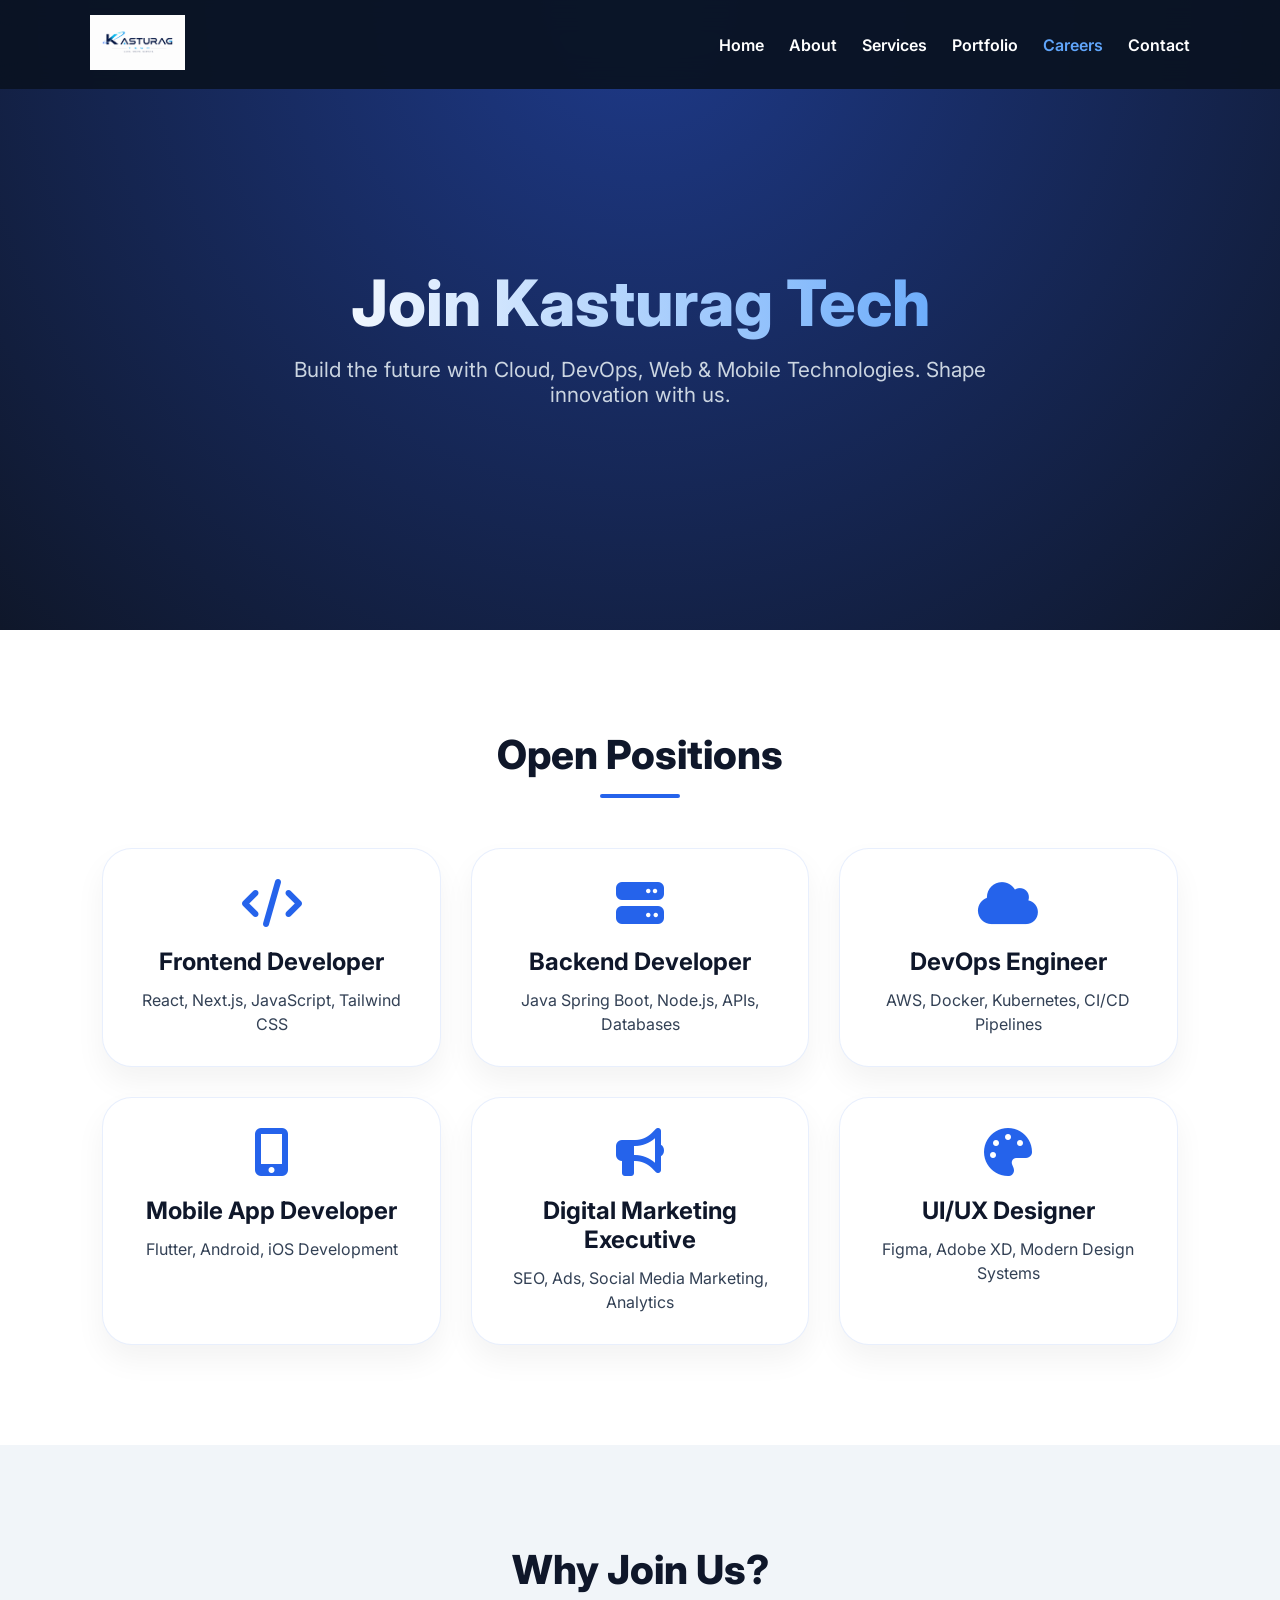
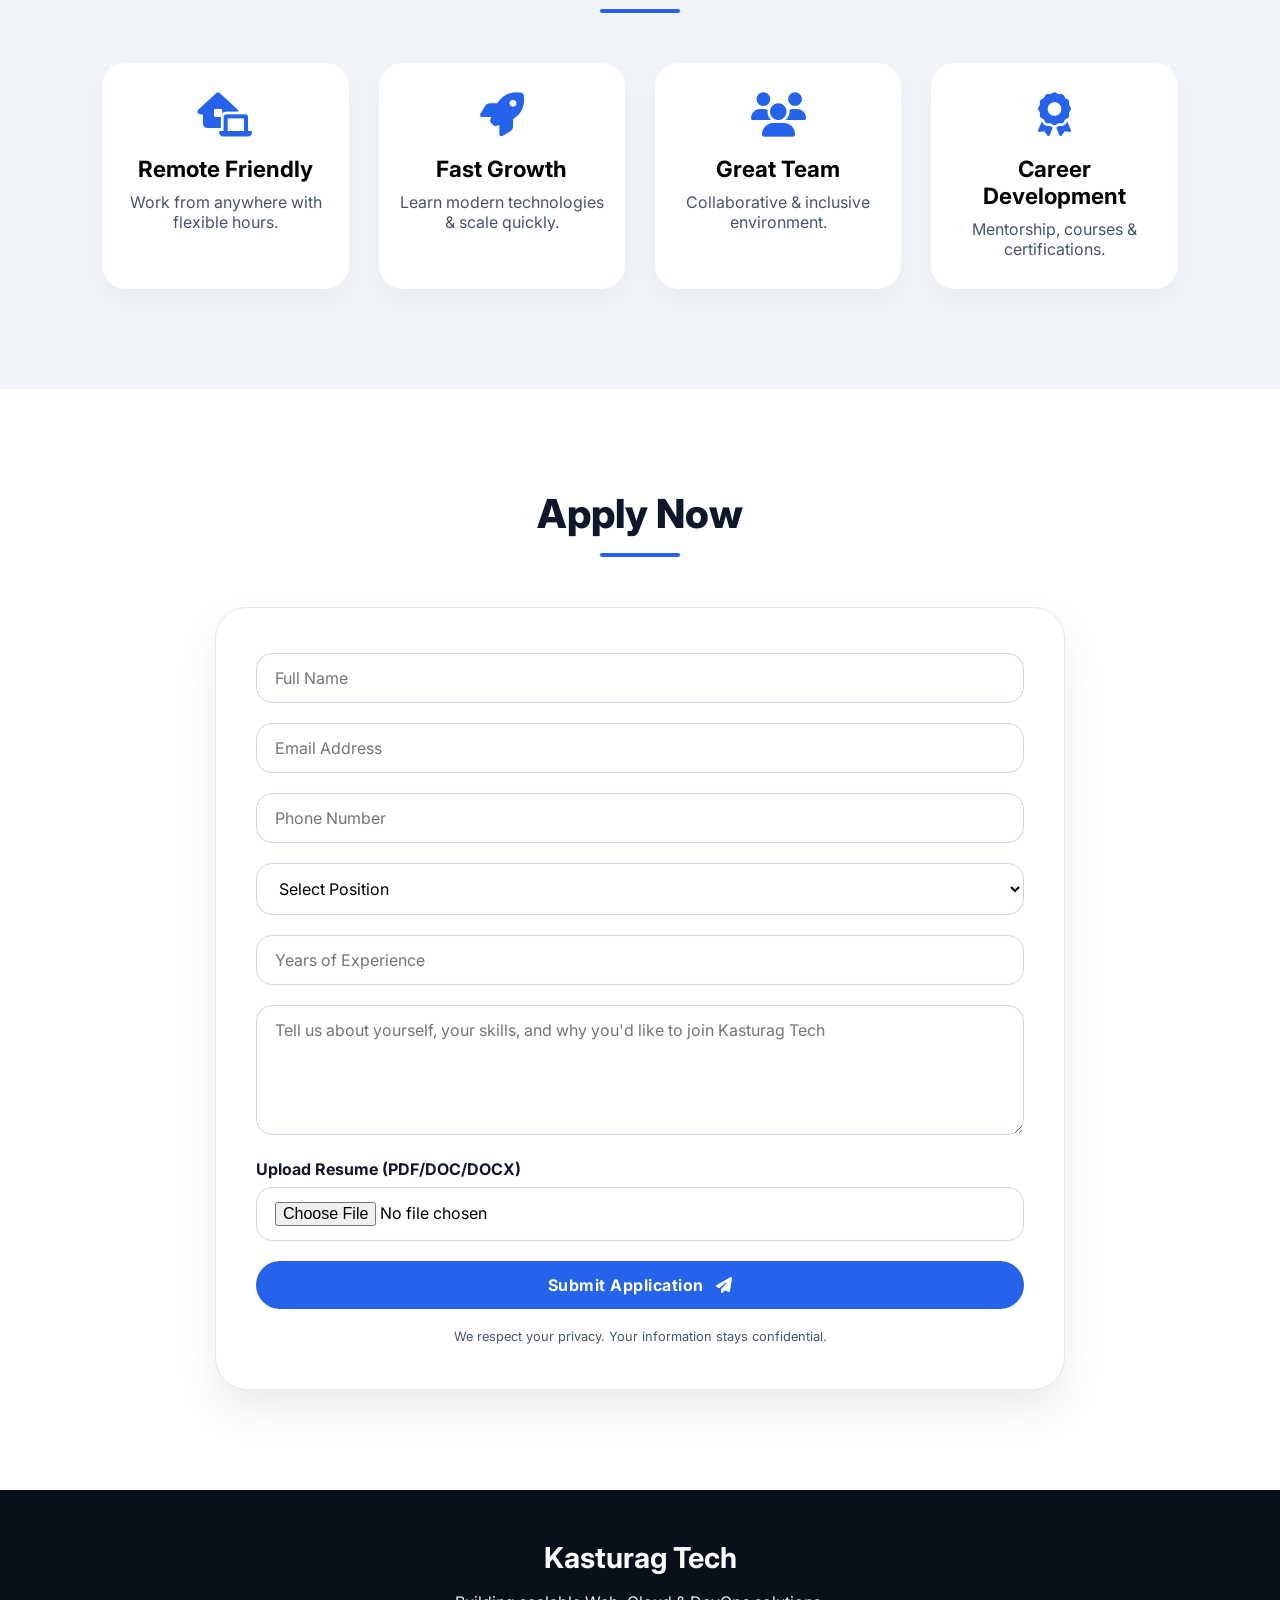
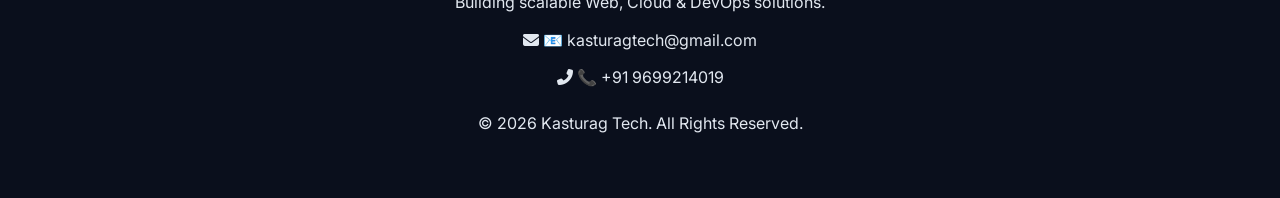
<file: careers.html>
<!DOCTYPE html>
<html lang="en">
<head>
<meta charset="UTF-8">
<meta name="viewport" content="width=device-width, initial-scale=1.0, user-scalable=yes">
<title>Careers | Kasturag Tech - Join Our Team</title>

<!-- Favicon & Assets -->
<link rel="icon" type="image/png" href="./images/logo.png">
<link rel="stylesheet" href="https://cdnjs.cloudflare.com/ajax/libs/font-awesome/6.5.0/css/all.min.css">
<link href="https://fonts.googleapis.com/css2?family=Inter:wght@300;400;500;600;700;800&display=swap" rel="stylesheet">

<style>
* {
  margin: 0;
  padding: 0;
  box-sizing: border-box;
  font-family: 'Inter', sans-serif;
}

body {
  background: #f8fafc;
  overflow-x: hidden;
}

/* Header / Navigation */
.header {
  position: fixed;
  top: 0;
  left: 0;
  width: 100%;
  padding: 15px 7%;
  display: flex;
  justify-content: space-between;
  align-items: center;
  background: rgba(10, 20, 35, 0.95);
  backdrop-filter: blur(15px);
  z-index: 1000;
  transition: all 0.3s ease;
}

.logo img {
  height: 55px;
  object-fit: contain;
}

.navbar {
  transition: 0.3s ease;
}

.navbar ul {
  display: flex;
  list-style: none;
  gap: 25px;
}

.navbar ul li a {
  color: white;
  text-decoration: none;
  font-weight: 600;
  transition: color 0.2s;
}

.navbar ul li a:hover {
  color: #60a5fa;
}

#menu-btn {
  display: none;
  color: white;
  font-size: 1.8rem;
  cursor: pointer;
  transition: 0.2s;
}

/* Hero Section */
.hero {
  min-height: 70vh;
  background: radial-gradient(circle at top, #1e3a8a, #0f172a);
  display: flex;
  align-items: center;
  justify-content: center;
  text-align: center;
  color: white;
  padding: 120px 20px 80px;
  margin-top: 0;
}

.hero h1 {
  font-size: 4rem;
  font-weight: 800;
  background: linear-gradient(90deg, #fff, #60a5fa);
  -webkit-background-clip: text;
  background-clip: text;
  -webkit-text-fill-color: transparent;
  margin-bottom: 1rem;
}

.hero p {
  font-size: 1.3rem;
  color: #cbd5e1;
  margin-top: 15px;
  max-width: 700px;
  margin-left: auto;
  margin-right: auto;
}

/* Section Titles */
.section-title {
  text-align: center;
  font-size: 2.5rem;
  font-weight: 800;
  color: #0f172a;
  margin-bottom: 50px;
  position: relative;
}
.section-title:after {
  content: '';
  display: block;
  width: 80px;
  height: 4px;
  background: #2563eb;
  margin: 15px auto 0;
  border-radius: 4px;
}

/* Jobs Section */
.jobs {
  padding: 100px 8%;
  background: white;
}

.job-grid {
  display: grid;
  grid-template-columns: repeat(auto-fit, minmax(280px, 1fr));
  gap: 30px;
}

.job-card {
  background: white;
  padding: 30px;
  border-radius: 30px;
  box-shadow: 0 15px 30px rgba(0, 0, 0, 0.05);
  transition: all 0.3s ease;
  border: 1px solid rgba(37, 99, 235, 0.1);
  text-align: center;
}

.job-card:hover {
  transform: translateY(-12px);
  box-shadow: 0 25px 50px rgba(37, 99, 235, 0.2);
  border-color: #2563eb20;
}

.job-card i {
  font-size: 48px;
  color: #2563eb;
  margin-bottom: 20px;
}

.job-card h3 {
  font-size: 1.5rem;
  margin-bottom: 12px;
  font-weight: 700;
  color: #0f172a;
}

.job-card p {
  color: #334155;
  line-height: 1.5;
}

/* Benefits Section */
.benefits {
  padding: 100px 8%;
  background: #f1f5f9;
}

.benefit-grid {
  display: grid;
  grid-template-columns: repeat(auto-fit, minmax(240px, 1fr));
  gap: 30px;
}

.benefit {
  background: white;
  padding: 30px 20px;
  border-radius: 24px;
  text-align: center;
  box-shadow: 0 10px 25px rgba(0, 0, 0, 0.04);
  transition: transform 0.2s;
}

.benefit:hover {
  transform: scale(1.02);
}

.benefit i {
  font-size: 44px;
  color: #2563eb;
  margin-bottom: 18px;
}

.benefit h3 {
  font-size: 1.4rem;
  margin-bottom: 10px;
}

.benefit p {
  color: #475569;
}

/* Apply Form Section */
.apply {
  padding: 100px 8%;
  background: white;
}

.form-box {
  max-width: 850px;
  margin: auto;
  background: white;
  padding: 45px 40px;
  border-radius: 32px;
  box-shadow: 0 20px 40px rgba(0, 0, 0, 0.08);
  border: 1px solid #e2e8f0;
}

.form-box input,
.form-box textarea,
.form-box select {
  width: 100%;
  padding: 14px 18px;
  margin-bottom: 20px;
  border: 1px solid #cbd5e1;
  border-radius: 16px;
  font-size: 1rem;
  transition: 0.2s;
  background: #fff;
}

.form-box input:focus,
.form-box textarea:focus,
.form-box select:focus {
  outline: none;
  border-color: #2563eb;
  box-shadow: 0 0 0 3px rgba(37, 99, 235, 0.2);
}

.form-box textarea {
  height: 130px;
  resize: vertical;
}

.form-box label {
  font-weight: 600;
  display: block;
  margin-bottom: 8px;
  color: #0f172a;
}

.file-label {
  margin-bottom: 8px;
  font-weight: 600;
  display: block;
}

.btn {
  background: #2563eb;
  color: white;
  padding: 14px 32px;
  border: none;
  border-radius: 50px;
  cursor: pointer;
  font-weight: 700;
  font-size: 1rem;
  transition: all 0.2s;
  display: inline-block;
  width: 100%;
  text-align: center;
  letter-spacing: 0.5px;
}

.btn:hover {
  background: #1d4ed8;
  transform: translateY(-2px);
  box-shadow: 0 10px 20px rgba(37, 99, 235, 0.3);
}

/* Footer */
.footer {
  background: #0a0f1c;
  color: #e2e8f0;
  text-align: center;
  padding: 50px 20px;
}

.footer h3 {
  font-size: 1.8rem;
  margin-bottom: 15px;
  color: white;
}

.footer p {
  margin-bottom: 12px;
  line-height: 1.6;
}

/* Mobile Responsive */
@media (max-width: 768px) {
  .header {
    padding: 12px 5%;
  }
  
  #menu-btn {
    display: block;
  }
  
  .navbar {
    position: absolute;
    top: 85px;
    left: -100%;
    width: 100%;
    background: #0f172a;
    backdrop-filter: blur(12px);
    padding: 25px 0;
    border-radius: 0 0 20px 20px;
    box-shadow: 0 15px 25px rgba(0,0,0,0.2);
  }
  
  .navbar.active {
    left: 0;
  }
  
  .navbar ul {
    flex-direction: column;
    align-items: center;
    gap: 22px;
  }
  
  .hero h1 {
    font-size: 2.4rem;
  }
  
  .hero p {
    font-size: 1.1rem;
  }
  
  .section-title {
    font-size: 2rem;
  }
  
  .jobs, .benefits, .apply {
    padding: 70px 5%;
  }
  
  .form-box {
    padding: 30px 20px;
  }
  
  .job-card {
    padding: 25px;
  }
}

@media (max-width: 480px) {
  .hero h1 {
    font-size: 1.9rem;
  }
  .btn {
    padding: 12px 20px;
  }
}
</style>
</head>
<body>

<header class="header">
  <a href="index.html" class="logo">
    <img src="./images/logo.png" alt="Kasturag Tech" onerror="this.onerror=null; this.src='https://placehold.co/200x60?text=Kasturag+Tech'">
  </a>
  <div class="fas fa-bars" id="menu-btn"></div>
  <nav class="navbar" id="navbar">
    <ul>
      <li><a href="index.html">Home</a></li>
      <li><a href="index.html#about">About</a></li>
      <li><a href="index.html#service">Services</a></li>
      <li><a href="index.html#portfolio">Portfolio</a></li>
      <li><a href="careers.html" class="active-nav">Careers</a></li>
      <li><a href="index.html#contact">Contact</a></li>
    </ul>
  </nav>
</header>

<main>
  <!-- Hero Section -->
  <section class="hero">
    <div>
      <h1>Join Kasturag Tech</h1>
      <p>Build the future with Cloud, DevOps, Web & Mobile Technologies. Shape innovation with us.</p>
    </div>
  </section>

  <!-- Open Positions -->
  <section class="jobs">
    <h2 class="section-title">Open Positions</h2>
    <div class="job-grid">
      <div class="job-card">
        <i class="fas fa-code"></i>
        <h3>Frontend Developer</h3>
        <p>React, Next.js, JavaScript, Tailwind CSS</p>
      </div>
      <div class="job-card">
        <i class="fas fa-server"></i>
        <h3>Backend Developer</h3>
        <p>Java Spring Boot, Node.js, APIs, Databases</p>
      </div>
      <div class="job-card">
        <i class="fas fa-cloud"></i>
        <h3>DevOps Engineer</h3>
        <p>AWS, Docker, Kubernetes, CI/CD Pipelines</p>
      </div>
      <div class="job-card">
        <i class="fas fa-mobile-alt"></i>
        <h3>Mobile App Developer</h3>
        <p>Flutter, Android, iOS Development</p>
      </div>
      <div class="job-card">
        <i class="fas fa-bullhorn"></i>
        <h3>Digital Marketing Executive</h3>
        <p>SEO, Ads, Social Media Marketing, Analytics</p>
      </div>
      <div class="job-card">
        <i class="fas fa-palette"></i>
        <h3>UI/UX Designer</h3>
        <p>Figma, Adobe XD, Modern Design Systems</p>
      </div>
    </div>
  </section>

  <!-- Benefits -->
  <section class="benefits">
    <h2 class="section-title">Why Join Us?</h2>
    <div class="benefit-grid">
      <div class="benefit">
        <i class="fas fa-laptop-house"></i>
        <h3>Remote Friendly</h3>
        <p>Work from anywhere with flexible hours.</p>
      </div>
      <div class="benefit">
        <i class="fas fa-rocket"></i>
        <h3>Fast Growth</h3>
        <p>Learn modern technologies & scale quickly.</p>
      </div>
      <div class="benefit">
        <i class="fas fa-users"></i>
        <h3>Great Team</h3>
        <p>Collaborative & inclusive environment.</p>
      </div>
      <div class="benefit">
        <i class="fas fa-award"></i>
        <h3>Career Development</h3>
        <p>Mentorship, courses & certifications.</p>
      </div>
    </div>
  </section>

  <!-- Application Form (Netlify ready) -->
  <section class="apply">
    <h2 class="section-title">Apply Now</h2>
    <div class="form-box">
      <form name="career" method="POST" data-netlify="true" netlify-honeypot="bot-field" enctype="multipart/form-data">
        <!-- hidden fields -->
        <input type="hidden" name="form-name" value="career">
        <input type="hidden" name="bot-field" />
        
        <input type="text" name="name" placeholder="Full Name" required>
        
        <input type="email" name="email" placeholder="Email Address" required>
        
        <input type="tel" name="phone" placeholder="Phone Number" required>
        
        <select name="position" required>
          <option value="">Select Position</option>
          <option>Frontend Developer</option>
          <option>Backend Developer</option>
          <option>DevOps Engineer</option>
          <option>Mobile App Developer</option>
          <option>Digital Marketing Executive</option>
          <option>UI/UX Designer</option>
        </select>
        
        <input type="number" name="experience" placeholder="Years of Experience">
        
        <textarea name="message" placeholder="Tell us about yourself, your skills, and why you'd like to join Kasturag Tech"></textarea>
        
        <label class="file-label"><strong>Upload Resume (PDF/DOC/DOCX)</strong></label>
        <input type="file" name="resume" accept=".pdf,.doc,.docx">
        
        <button type="submit" class="btn">Submit Application <i class="fas fa-paper-plane" style="margin-left: 8px;"></i></button>
      </form>
      <p style="font-size: 0.8rem; margin-top: 20px; text-align: center; color: #475569;">We respect your privacy. Your information stays confidential.</p>
    </div>
  </section>
</main>

<footer class="footer">
  <div>
    <h3>Kasturag Tech</h3>
    <p>Building scalable Web, Cloud & DevOps solutions.</p>
    <p><i class="fas fa-envelope"></i> 📧 kasturagtech@gmail.com</p>
    <p><i class="fas fa-phone-alt"></i> 📞 +91 9699214019</p>
    <p style="margin-top: 20px;">© 2026 Kasturag Tech. All Rights Reserved.</p>
  </div>
</footer>

<script>
  // Mobile menu toggle + fix any double hero / header issues
  (function() {
    const menuBtn = document.getElementById('menu-btn');
    const navbar = document.getElementById('navbar');
    
    if (menuBtn && navbar) {
      menuBtn.addEventListener('click', function(e) {
        e.stopPropagation();
        navbar.classList.toggle('active');
        // Optional: change icon style
        const icon = menuBtn.classList;
        if (navbar.classList.contains('active')) {
          menuBtn.classList.remove('fa-bars');
          menuBtn.classList.add('fa-times');
        } else {
          menuBtn.classList.remove('fa-times');
          menuBtn.classList.add('fa-bars');
        }
      });
      
      // Close navbar when a link is clicked (mobile ux)
      const navLinks = navbar.querySelectorAll('a');
      navLinks.forEach(link => {
        link.addEventListener('click', () => {
          if (window.innerWidth <= 768) {
            navbar.classList.remove('active');
            menuBtn.classList.remove('fa-times');
            menuBtn.classList.add('fa-bars');
          }
        });
      });
    }
    
    // Fix any duplicate hero sections if present (clean DOM)
    // Ensure only one hero exists (safety)
    const heroes = document.querySelectorAll('.hero');
    if (heroes.length > 1) {
      // Remove the duplicate hero (first child of body after header)
      for(let i = 1; i < heroes.length; i++) {
        if(heroes[i] && heroes[i].parentNode) heroes[i].remove();
      }
    }
    
    // Ensure header + navbar structure is correct:
    // The original code had misplaced closing header tag and stray </header>
    // But we restructured correctly above, but we also add safeguard for active page link
    const currentPage = window.location.pathname.split("/").pop();
    const navAnchors = document.querySelectorAll('.navbar ul li a');
    navAnchors.forEach(anchor => {
      if(anchor.getAttribute('href') === currentPage || (currentPage === "" && anchor.getAttribute('href') === "careers.html") || (anchor.getAttribute('href') === "careers.html" && window.location.pathname.includes("careers"))) {
        anchor.style.color = "#60a5fa";
      }
    });
    
    // Smooth scroll for anchor links from other pages (if any)
    document.querySelectorAll('a[href^="#"]').forEach(anchor => {
      anchor.addEventListener('click', function(e) {
        const targetId = this.getAttribute('href');
        if(targetId !== "#" && targetId.length > 1) {
          const targetEl = document.querySelector(targetId);
          if(targetEl) {
            e.preventDefault();
            targetEl.scrollIntoView({ behavior: 'smooth' });
          }
        }
      });
    });
    
    // Form validation enhancement: ensure file input is not empty for better UX (optional)
    const careerForm = document.querySelector('form[name="career"]');
    if(careerForm) {
      careerForm.addEventListener('submit', function(e) {
        const fileInput = careerForm.querySelector('input[type="file"]');
        const position = careerForm.querySelector('select[name="position"]').value;
        if(!position) {
          e.preventDefault();
          alert('Please select a position before applying.');
          return;
        }
        // Optionally check file but not required (some candidates may not have resume ready, but we'll encourage)
        if(fileInput && fileInput.files.length === 0) {
          const confirmSubmit = confirm('You haven\'t uploaded a resume. Are you sure you want to submit without resume? You can attach later if needed.');
          if(!confirmSubmit) {
            e.preventDefault();
          }
        }
      });
    }
  })();
</script>
<!-- Ensure netlify forms work: note that data-netlify="true" is set, and also action is not required because netlify detects form -->
<!-- Include a fix for favicon fallback in case logo.png missing -->
</body>
</html>
</file>
